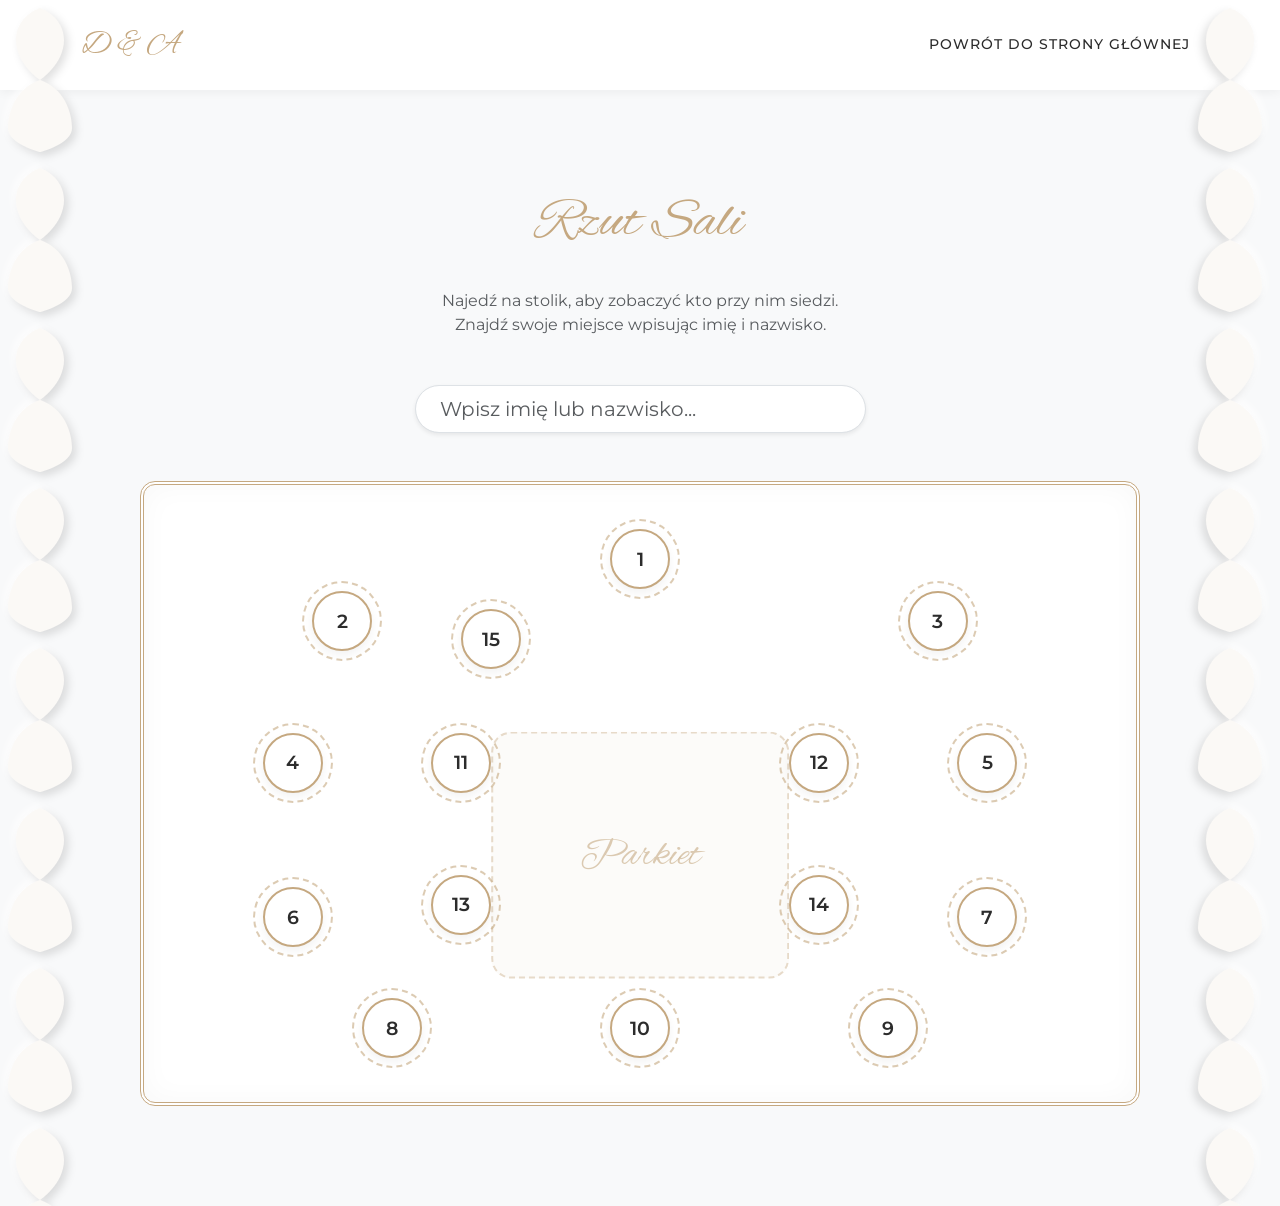
<file: stolik.html>
<!DOCTYPE html>
<html lang="pl">
<head>
    <meta charset="UTF-8">
    <meta name="viewport" content="width=device-width, initial-scale=1.0">
    <title>Plan Stolików | Dominika & Adrian</title>
    
    <link href="https://cdn.jsdelivr.net/npm/bootstrap@5.3.2/dist/css/bootstrap.min.css" rel="stylesheet">
    
    <link rel="preconnect" href="https://fonts.googleapis.com">
    <link rel="preconnect" href="https://fonts.gstatic.com" crossorigin>
    <link href="https://fonts.googleapis.com/css2?family=Alex+Brush&family=Montserrat:wght@300;400;600&display=swap" rel="stylesheet">
    
    <link rel="stylesheet" href="style.css">
</head>
<body>

    <nav class="navbar navbar-expand-lg navbar-light sticky-top py-3">
        <div class="container">
            <a class="navbar-brand font-serif" href="index.html">D & A</a>
            <div class="navbar-nav">
                <a class="nav-link" href="index.html">Powrót do strony głównej</a>
            </div>
        </div>
    </nav>

    <section id="plan-sali" class="section-padding bg-light">
        <div class="container">
            <div class="text-center mb-5">
                <h2 class="section-title font-serif">Rzut Sali</h2>
                <p class="text-muted">Najedź na stolik, aby zobaczyć kto przy nim siedzi.<br>Znajdź swoje miejsce wpisując imię i nazwisko.</p>
            </div>
            
            <div class="row justify-content-center mb-5">
                <div class="col-md-5">
                    <input type="text" id="searchInput" class="form-control form-control-lg shadow-sm rounded-pill px-4" placeholder="Wpisz imię lub nazwisko...">
                </div>
            </div>

            <div class="wedding-hall-map" id="hallMap">
                <div class="dance-floor">Parkiet</div>
                </div>
        </div>
    </section>

    <script src="script.js"></script>
</body>
</html>
</file>
<file: style.css>
:root {
    --wedding-gold: #c5a880;
    --wedding-dark: #2c2c2c;
    --wedding-bg: #fbf9f6;
}

body {
    font-family: 'Montserrat', sans-serif;
    background-color: var(--wedding-bg);
    color: var(--wedding-dark);
    scroll-behavior: smooth;
}

.font-serif {
    font-family: 'Alex Brush', cursive;
}

/* Hero Section */
.hero-section {
    background: linear-gradient(rgba(0, 0, 0, 0.35), rgba(0, 0, 0, 0.35)), 
                url('https://images.unsplash.com/photo-1519741497674-611481863552?q=80&w=1920') no-repeat center center;
    background-size: cover;
    height: 100vh;
    display: flex;
    align-items: center;
    justify-content: center;
    color: white;
    text-shadow: 2px 2px 4px rgba(0,0,0,0.5);
}

.hero-title {
    font-size: 5.5rem;
    color: #ffffff;
}

/* Sekcje */
.section-padding {
    padding: 100px 0;
}

.section-title {
    font-size: 3.5rem;
    color: var(--wedding-gold);
    margin-bottom: 2rem;
}

/* Przyciski */
.btn-wedding {
    background-color: var(--wedding-gold);
    color: white;
    border: none;
    padding: 12px 30px;
    border-radius: 30px;
    transition: all 0.3s ease;
}

.btn-wedding:hover {
    background-color: #b3956b;
    color: white;
    transform: translateY(-2px);
    box-shadow: 0 5px 15px rgba(0,0,0,0.1);
}

/* Karta Harmonogramu */
.timeline-card {
    border: none;
    border-left: 3px solid var(--wedding-gold);
    border-radius: 0;
    background: white;
    transition: transform 0.3s;
}

.timeline-card:hover {
    transform: translateX(5px);
}

/* Nawigacja */
.navbar {
    background-color: rgba(255, 255, 255, 0.95) !important;
    box-shadow: 0 2px 10px rgba(0,0,0,0.05);
}

.navbar-brand {
    font-size: 2rem;
    color: var(--wedding-gold) !important;
}

.nav-link {
    color: var(--wedding-dark) !important;
    font-weight: 500;
    text-transform: uppercase;
    font-size: 0.9rem;
    letter-spacing: 1px;
}

.nav-link:hover {
    color: var(--wedding-gold) !important;
}

/* ---- MAPA SALI WESELNEJ ---- */
.wedding-hall-map {
    position: relative;
    width: 100%;
    max-width: 1000px;
    aspect-ratio: 16 / 10;
    margin: 0 auto;
    background-color: #fff;
    border: 4px double var(--wedding-gold, #c5a880);
    border-radius: 15px;
    box-shadow: inset 0 0 30px rgba(0,0,0,0.03);
}

/* Wirtualny parkiet na środku */
.dance-floor {
    position: absolute;
    top: 60%;
    left: 50%;
    transform: translate(-50%, -50%);
    width: 30%;
    height: 40%;
    border: 2px dashed rgba(197, 168, 128, 0.4);
    border-radius: 20px;
    display: flex;
    align-items: center;
    justify-content: center;
    font-family: 'Alex Brush', cursive;
    font-size: 2.5rem;
    color: rgba(197, 168, 128, 0.6);
    background: rgba(197, 168, 128, 0.05);
}

/* Kontener pojedynczego stolika */
.table-wrapper {
    position: absolute;
    transform: translate(-50%, -50%);
    display: flex;
    flex-direction: column;
    align-items: center;
    cursor: pointer;
    z-index: 2;
}

/* Ikona stolika */
.table-icon {
    width: 60px;
    height: 60px;
    background-color: #fff;
    border: 2px solid var(--wedding-gold, #c5a880);
    border-radius: 50%;
    display: flex;
    align-items: center;
    justify-content: center;
    font-size: 1.2rem;
    font-weight: 600;
    color: var(--wedding-dark, #2c2c2c);
    transition: all 0.3s ease;
    box-shadow: 0 4px 10px rgba(0,0,0,0.05);
    position: relative;
}

/* Krzesła dookoła */
.table-icon::before {
    content: '';
    position: absolute;
    width: 80px;
    height: 80px;
    border: 2px dashed rgba(197, 168, 128, 0.6);
    border-radius: 50%;
    transition: all 0.3s ease;
}

.table-wrapper:hover { z-index: 10; }
.table-wrapper:hover .table-icon {
    background-color: var(--wedding-gold, #c5a880);
    color: #fff;
    transform: scale(1.1);
}

/* Dymek z gośćmi */
.guests-tooltip {
    position: absolute;
    bottom: 110%;
    left: 50%;
    transform: translateX(-50%) translateY(10px);
    background-color: rgba(44, 44, 44, 0.95);
    color: #fff;
    padding: 15px 20px;
    border-radius: 12px;
    width: max-content;
    min-width: 180px;
    opacity: 0;
    visibility: hidden;
    transition: all 0.2s;
    pointer-events: none;
    box-shadow: 0 10px 25px rgba(0,0,0,0.2);
}

.guests-tooltip::after {
    content: '';
    position: absolute;
    top: 100%;
    left: 50%;
    transform: translateX(-50%);
    border-width: 8px;
    border-style: solid;
    border-color: rgba(44, 44, 44, 0.95) transparent transparent transparent;
}

.table-wrapper:hover .guests-tooltip {
    opacity: 1;
    visibility: visible;
    transform: translateX(-50%) translateY(0);
}

.tooltip-title {
    color: var(--wedding-gold, #c5a880);
    font-family: 'Alex Brush', cursive;
    font-size: 1.8rem;
    border-bottom: 1px solid rgba(255,255,255,0.1);
    padding-bottom: 5px;
    margin-bottom: 10px;
    text-align: center;
}

.guests-list {
    list-style: none; padding: 0; margin: 0;
    font-size: 0.9rem; line-height: 1.6; text-align: center;
}

/* EFEKT ŚWIECENIA PO WYSZUKANIU */
.table-icon.glow {
    background-color: var(--wedding-gold, #c5a880);
    color: #fff;
    box-shadow: 0 0 25px 8px rgba(197, 168, 128, 0.8);
    border-color: #fff;
    transform: scale(1.15);
}

.table-icon.glow::before { 
    border-style: solid; 
    border-color: var(--wedding-gold, #c5a880);
    animation: pulse 1.5s infinite; 
}

@keyframes pulse {
    0% { transform: scale(1); opacity: 0.8; }
    50% { transform: scale(1.1); opacity: 0.3; }
    100% { transform: scale(1); opacity: 0.8; }
}

/* --- RWD: TELEFONY --- */
@media (max-width: 768px) {
    .wedding-hall-map {
        aspect-ratio: auto;
        min-height: auto;
        display: flex;
        flex-wrap: wrap;
        justify-content: center;
        gap: 40px 20px;
        padding: 40px 10px;
        border: none;
    }
    .table-wrapper {
        position: relative;
        top: auto !important; left: auto !important;
        transform: none !important;
    }
    .dance-floor { display: none; }
}

/* PŁYWAJĄCA GALERIA (SLIDER) */
.floating-gallery {
    border: 8px solid #fff;
    border-radius: 15px;
    box-shadow: 0 15px 35px rgba(0,0,0,0.1);
    animation: floating 6s ease-in-out infinite;
    overflow: hidden;
}

.gallery-img {
    height: 500px;
    object-fit: cover;
    border-radius: 5px; /* Delikatne zaokrąglenie samego zdjęcia wewnątrz */
}

/* Animacja unoszenia się */
@keyframes floating {
    0% { transform: translateY(0px); box-shadow: 0 15px 35px rgba(0,0,0,0.1); }
    50% { transform: translateY(-10px); box-shadow: 0 25px 45px rgba(197, 168, 128, 0.2); }
    100% { transform: translateY(0px); box-shadow: 0 15px 35px rgba(0,0,0,0.1); }
}

/* Stylizacja kontrolek slidera */
.carousel-control-prev-icon, .carousel-control-next-icon {
    background-color: var(--wedding-gold);
    border-radius: 50%;
    padding: 20px;
    background-size: 50%;
}

/* Ukrywamy koronkę na telefonach, żeby nie zabierała miejsca */
@media (max-width: 992px) {
    body::before, body::after {
        display: none;
    }
    .gallery-img {
        height: 350px;
    }
}

/* Dodajemy relative do body, żeby koronka rozciągnęła się na całą wysokość strony, a nie tylko ekranu */
body {
    position: relative;
}

/* ---- WYTŁACZANA KORONKA 3D (SZYTY NA MIARĘ KOD SVG + EFEKT EMBOSS) ---- */
body::before, body::after {
    content: '';
    position: absolute; /* <--- ZMIANA Z FIXED NA ABSOLUTE */
    top: 0;
    bottom: 0; /* Teraz to oznacza sam dół całej strony (stopkę) */
    width: 90px;
    z-index: 1030;
    pointer-events: none; /* Pozwala klikać przez ten element */
    
    background-image: url("data:image/svg+xml,%3Csvg xmlns='http://www.w3.org/2000/svg' viewBox='0 0 100 200'%3E%3Cpath fill='%23fbf9f6' d='M20,50 C20,20 50,10 50,10 C50,10 80,20 80,50 C80,80 50,100 50,100 C50,100 20,80 20,50 Z M50,100 C20,110 10,140 10,160 C10,180 50,190 50,190 C50,190 90,180 90,160 C90,140 80,110 50,100 Z M30,30 C40,20 60,20 70,30 C80,40 80,60 70,70 C60,80 40,80 30,70 C20,60 20,40 30,30 Z'/%3E%3Ccircle cx='50' cy='50' r='10' fill='%23fbf9f6'/%3E%3C/svg%3E");
    background-size: 80px 160px;
    background-repeat: repeat-y;
    
    filter: drop-shadow(4px 4px 4px rgba(0, 0, 0, 0.12)) 
            drop-shadow(-3px -3px 4px rgba(255, 255, 255, 0.9));
}

/* Lewa strona */
body::before {
    left: 0;
    background-position: left top;
}

/* Prawa strona - lustrzane odbicie */
body::after {
    right: 0;
    background-position: right top;
    transform: scaleX(-1);
}

/* Ukrywamy wzór na telefonach */
@media (max-width: 992px) {
    body::before, body::after {
        display: none;
    }
}
</file>
